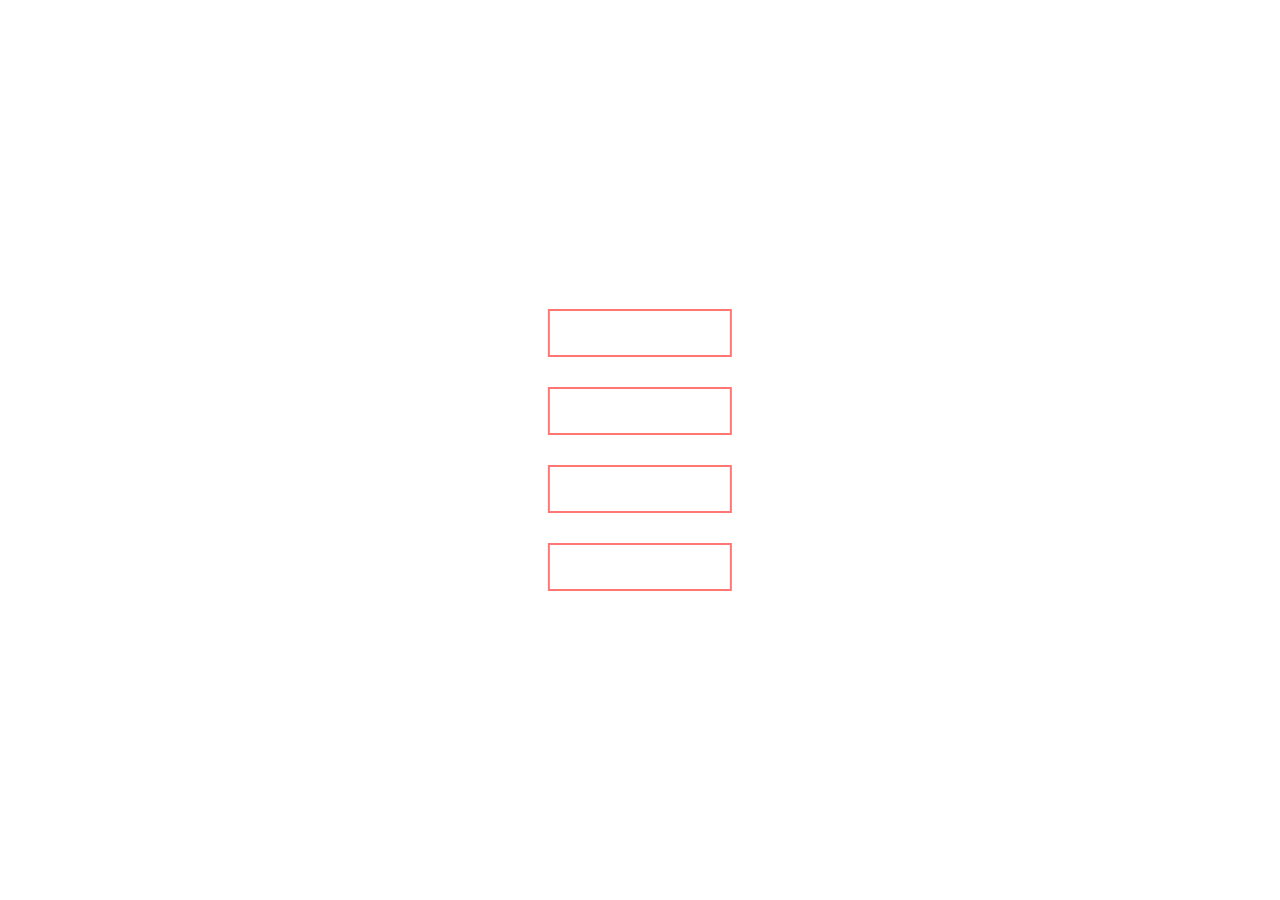
<file: index.html>
<!DOCTYPE html>
<html lang="en">
<head>
    <meta charset="UTF-8">
    <meta http-equiv="X-UA-Compatible" content="IE=edge">
    <meta name="viewport" content="width=device-width, initial-scale=1.0">
    <link rel="stylesheet" href="./CSS/main.css">
    <title>Document</title>
</head>
<body>
    <div class="middle">
        <a href="./maket-1/index-1.html" class="btn btn1">1 maket</a>
        <a href="./maket-2/index-2.html" class="btn btn2">2 maket</a>
        <a href="./maket-3/index-3.html" class="btn btn3">3 maket</a>
        <a href="./maket-4/index-4.html" class="btn btn4">4 maket</a>
      </div>
</body>
</file>
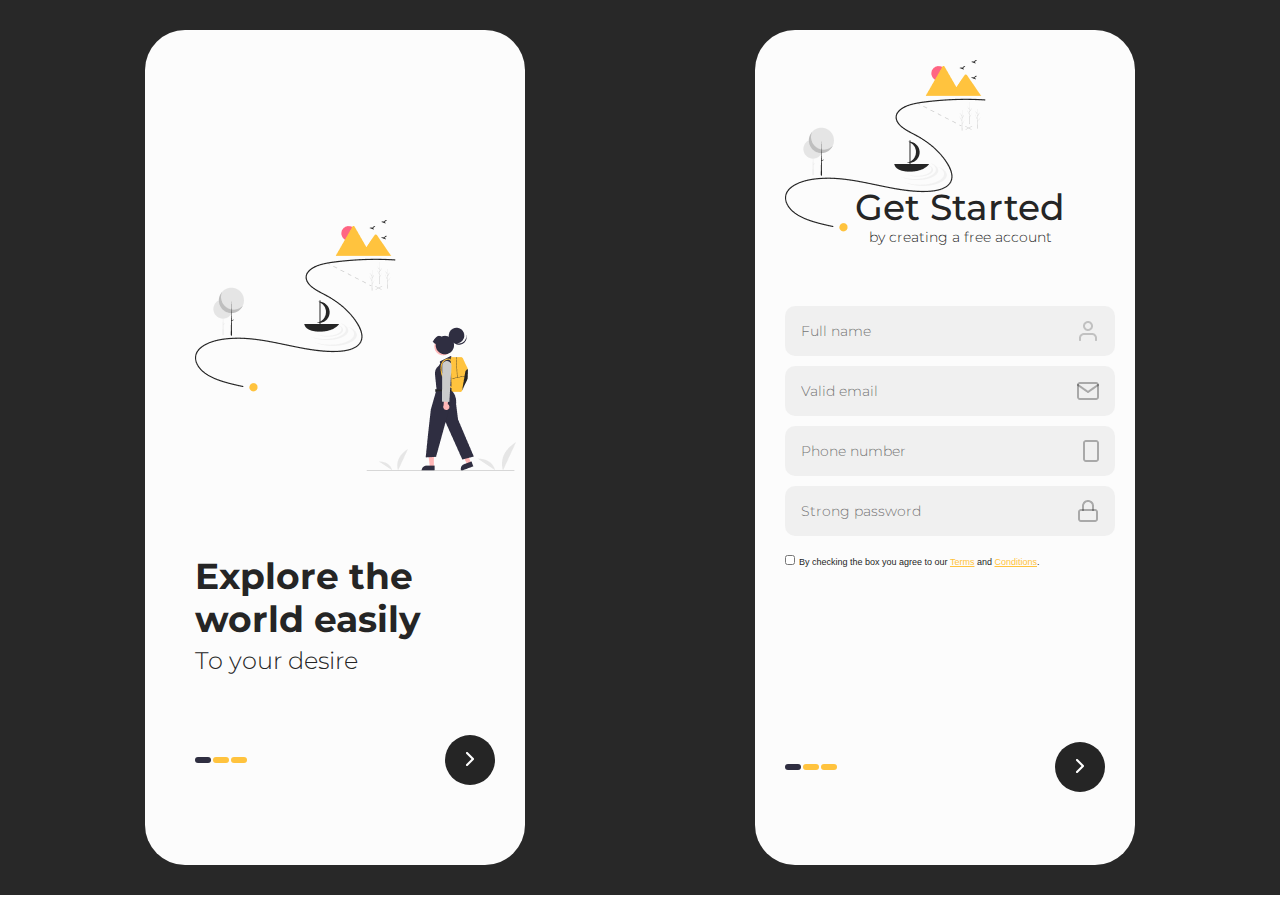
<file: maket-1/index-1.html>
<!DOCTYPE html>
<html lang="en">
<head>
    <meta charset="UTF-8">
    <meta http-equiv="X-UA-Compatible" content="IE=edge">
    <meta name="viewport" content="width=device-width, initial-scale=1.0">
    <link href="https://fonts.googleapis.com/css2?family=Fascinate&family=Kdam+Thmor+Pro&family=Montserrat:ital,wght@0,400;0,500;0,700;1,
    300&family=Playfair+Display&family=Poppins&display=swap" rel="stylesheet">
    <link rel="stylesheet" href="./css/main.css">
    <title>Document</title>
</head>
<body>
    <section class="welcome">
        <div class="container container_welcome">
            <div class="first-page">
                <img src="./img/adventure.png" class="adventure" alt="adventure">
            <h1>Explore the
                <br>
                world easily</h1>
            <p>To your desire</p>
            <div class="additional">
                <div class="border">
                    <div class="border_black"></div>
                    <div class="border_yellow"></div>
                    <div class="border_yellow"></div>
                </div>
                <button><a href="#"><img src="./img/button.png" alt="button"></a></button>
            </div>
            </div>
        </div>
        <div class="container container_input">
            <div class="input">
                <img src="./img/get.png" class="img"  alt="adventure">
                <div class="input-header">                   
                    <h2>Get Started</h2>
                     <p>by creating a free account</p>
                </div>
               <div class="input-text">
                <input type="text" class="input input_1" placeholder="Full name">
                <input type="text" class="input input_2" placeholder="Valid email">
                <input type="text" class="input input_3" placeholder="Phone number">
                <input type="password" class="input input_4" placeholder="Strong password">
               </div>
               <label class="privacy">
                <input type="checkbox" name="" id="" class="checkbox">   
               <p>By checking the box you agree to our <a href="#">Terms</a> and <a href="#">Conditions</a>.</p>    
               </label>                                  
            <div class="additional">
                <div class="border">
                    <div class="border_black"></div>
                    <div class="border_yellow"></div>
                    <div class="border_yellow"></div>
                </div>
                <button><a href="#"><img src="./img/button.png" alt="button"></a></button>
            </div>
            </div>
        </div>
    </section>
</body>
</html>
</file>
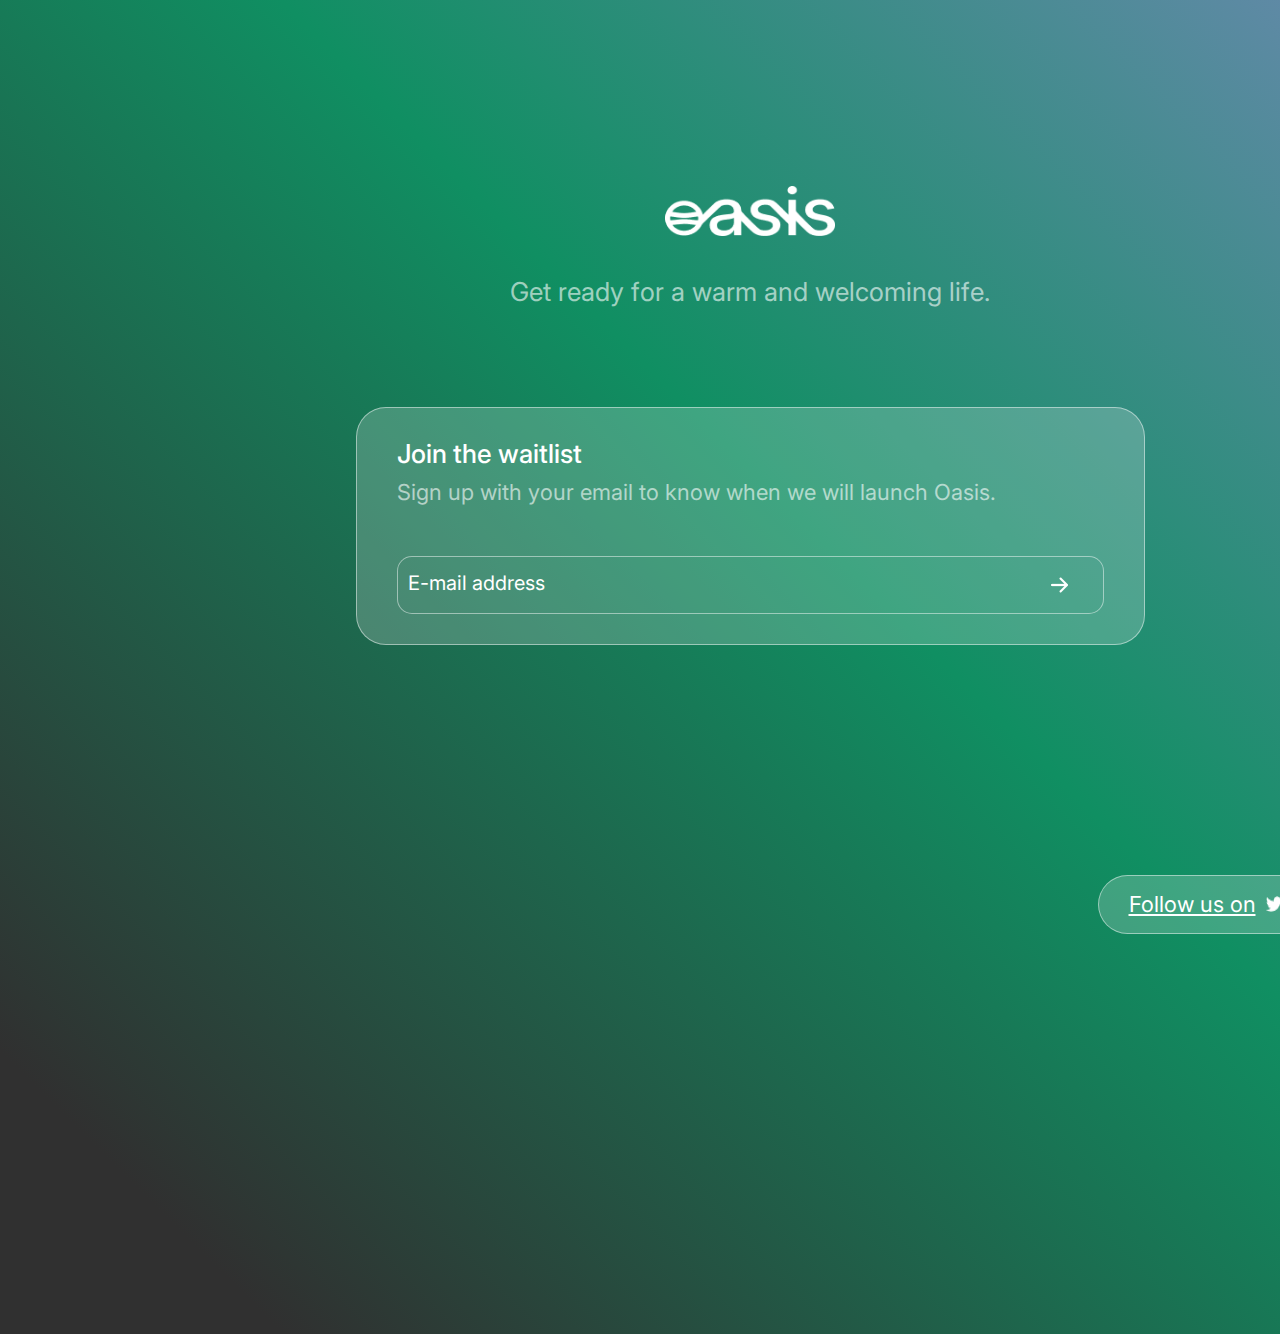
<file: maket-2/index-2.html>
<!DOCTYPE html>
<html lang="en">
<head>
    <meta charset="UTF-8">
    <meta http-equiv="X-UA-Compatible" content="IE=edge">
    <meta name="viewport" content="width=device-width, initial-scale=1.0">
    <link href="https://fonts.googleapis.com/css2?family=Fascinate&family=Inter:wght@400;500&family=Kdam+Thmor+Pro&family=Montserrat:ital,
    wght@0,400;0,500;0,700;1,300&family=Playfair+Display&family=Poppins&display=swap" rel="stylesheet">
    <link rel="stylesheet" href="./css/main.css">
    <title>Document</title>
</head>
<body>
    <div class="container">
        <img src="./img/Vector.png" class="logo" alt="logo">
        <p>Get ready for a warm and welcoming life.</p>

        <div class="input">
            <p>Join the waitlist</p>
            <p class="subtitle">Sign up with your email to know when we will launch Oasis.</p>
            <input type="email" placeholder="E-mail address">
        </div>

        <button><a href="#">Follow us on</a><img src="./img/twitter.png" class="social" alt=""></button>
        
    </div>
   
    
</body>
</html>
</file>
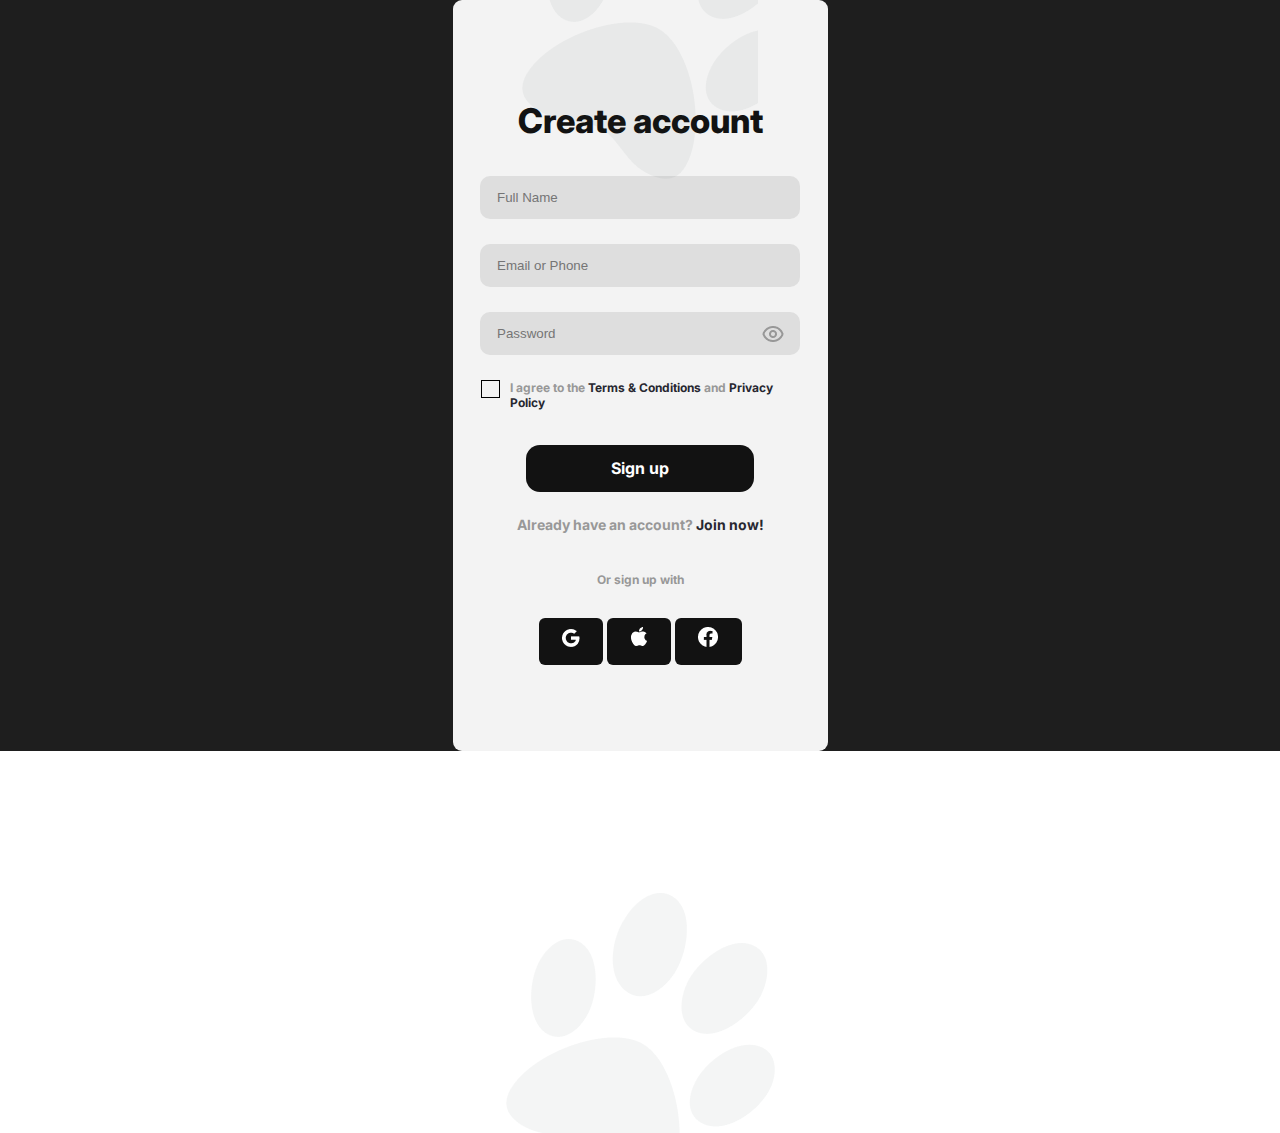
<file: maket-3/index-3.html>
<!DOCTYPE html>
<html lang="en">
<head>
    <meta charset="UTF-8">
    <meta http-equiv="X-UA-Compatible" content="IE=edge">
    <meta name="viewport" content="width=device-width, initial-scale=1.0">
    <link href="https://fonts.googleapis.com/css2?family=Fascinate&family=Inter:wght@400;500&family=Kdam+Thmor+Pro&family=Montserrat:ital,
    wght@0,400;0,500;0,700;1,300&family=Playfair+Display&family=Poppins&display=swap" rel="stylesheet">
    <link rel="stylesheet" href="./css/main.css">
    <title>Document</title>
</head>
<body>
    <div class="maket">
        <div class="container">
            <img src="./img/top.png" class="top" alt="">
            <img src="./img/bottom.png" class="bottom" alt="">
            <h1>Create account</h1>
            <div class="form">
                <input type="text" placeholder="Full Name">
            <input type="email" placeholder="Email or Phone">
            <input type="password" placeholder="Password">
            </div>
            <label class="checkbox">
                <input type="checkbox" class="check__input" name="" id="">
                <span class="check__box"></span>
                <p>I agree to the <a href="#" class="link">Terms & Conditions</a> and <a href="#" class="link">Privacy Policy</a> </p>
            </label>
            <button class="entry">Sign up</button>

            <p class="agreement">Already have an account? <a href="#" class="link">Join now!</a></p>
            <p>Or sign up with </p>

            <div class="media">                
                    <a href="#"><img src="./img/google.png" alt=""></a>
                    <a href="#"><img src="./img/apple.png" alt=""></a>             
                    <a href="#"><img src="./img/facebook.png" alt=""></a>
            </div>
        </div>
    </div>
    

    </div>
</body>
</html>
</file>
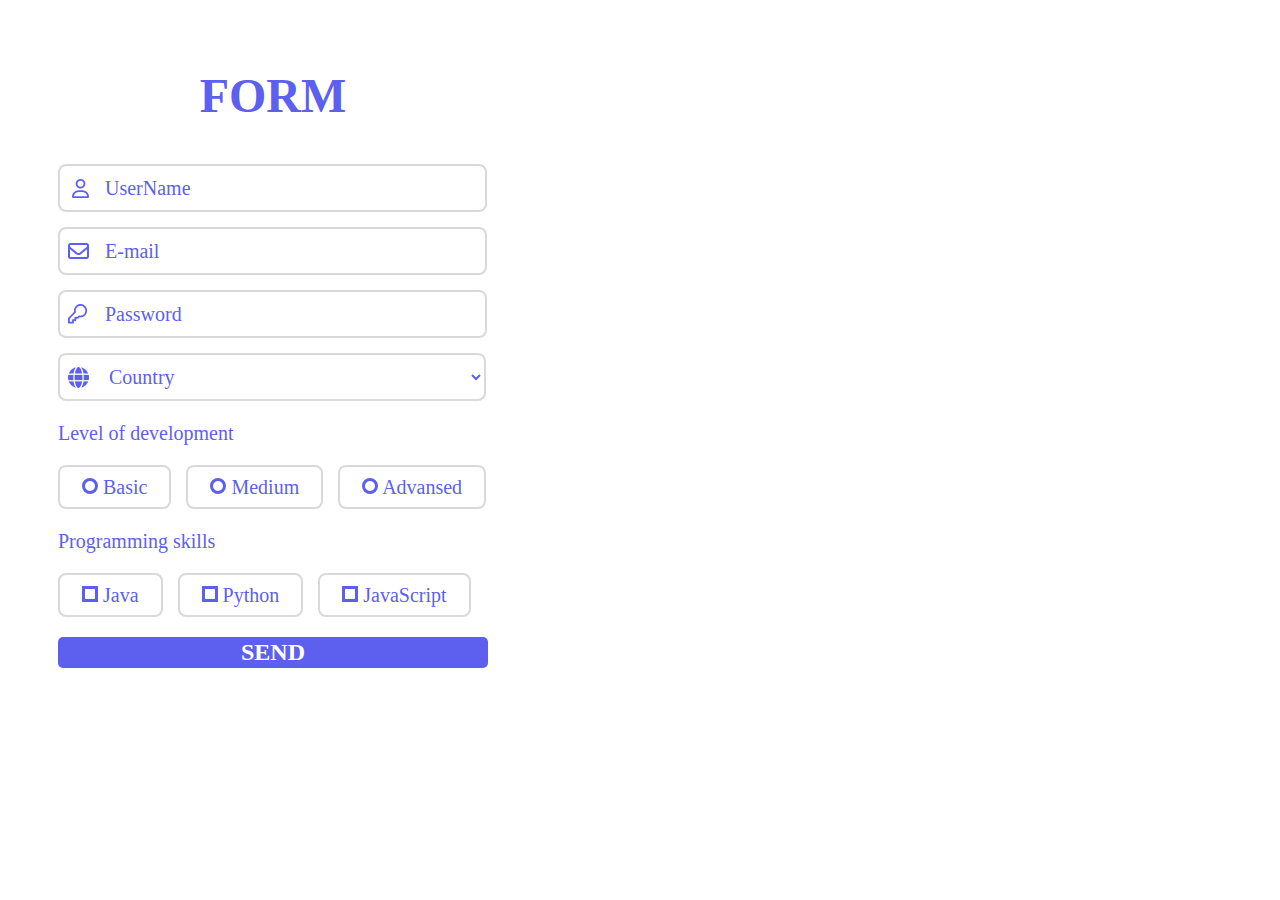
<file: maket-4/index-4.html>
<!DOCTYPE html>
<html lang="en">
<head>
    <meta charset="UTF-8">
    <meta http-equiv="X-UA-Compatible" content="IE=edge">
    <meta name="viewport" content="width=device-width, initial-scale=1.0">
    <link rel="stylesheet" href="./css/main.css">
    <title>Document</title>
</head>
<body>
    <div class="maket">
        <div class="container">
            <h1>FORM</h1>
            <div class="form">
            <input type="text" class=" name" placeholder="UserName">
            <input type="text" class=" mail" placeholder="E-mail">
            <input type="password" class=" password" placeholder="Password">

            <div class="country">
                <select>
                <option value="" hidden>Country</option>
                <option>Belarus</option>
                <option>Poland</option>
                <option>USA</option>
                </select>
            </div>
        </div>


            <p>Level of development</p>
            <div class="level">               
                <div class="form_radio">
                    <input id="radio-1" type="radio" name="radio" value="1" class="check__input" >
                    <span class="check__box"></span>
                    <label for="radio-1">Basic</label>
                </div>
                <div class="form_radio">
                    <input id="radio-2" type="radio" name="radio" value="2" class="check__input" >
                    <span class="check__box"></span>
                    <label for="radio-2">Medium</label>
                </div>
                <div class="form_radio">
                    <input id="radio-3" type="radio" name="radio" value="3" class="check__input" >
                    <span class="check__box"></span>
                    <label for="radio-3">Advansed</label>
                </div>
            </div>

            <p>Programming skills</p>
            <div class="level">               
                <div class="form_radio">
                    <input id="radio-4" type="radio" name="radio" value="4" class="check__input" >
                    <span class="check__box__lang"></span>
                    <label for="radio-4">Java</label>
                </div>
                <div class="form_radio">
                    <input id="radio-5" type="radio" name="radio" value="5" class="check__input" >
                    <span class="check__box__lang"></span>
                    <label for="radio-5">Python</label>
                </div>
                <div class="form_radio">
                    <input id="radio-6" type="radio" name="radio" value="6" class="check__input" >
                    <span class="check__box__lang"></span>
                    <label for="radio-6">JavaScript</label>
                </div>
            </div>

            <button>SEND</button>
    </div>
</body>
</html>
</file>
<file: CSS/main.css>
* {
    margin: 0;
    padding: 0;
    box-sizing: border-box;
}


.middle{
    position: absolute;
    top: 50%;
    left: 50%;
    transform: translate(-50%,-50%);
  }
 .btn{
    position: relative;
    display: block;
    color: white;
    font-size: 14px;
    font-family: "montserrat";
    text-decoration: none;
    margin: 30px 0;
    border: 2px solid #ff7675;
    padding: 14px 60px;
    text-transform: uppercase;
    overflow: hidden;
    transition: 1s all ease;
  }
  .btn::before{
    background: #ff7675;
    content: "";
    position: absolute;
    top: 50%;
    left: 50%;
    transform: translate(-50%,-50%);
    z-index: -1;
    transition: all 0.6s ease;
  }
  
  .btn1::before{
    width: 0%;
    height: 100%;
  }
  
  .btn1:hover::before{
    width: 100%;
  }
  
  
  .btn2::before{
    width: 100%;
    height: 0%;
  }
  .btn2:hover::before{
    height: 100%;
  }
  
  .btn3::before{
    width: 100%;
    height: 0%;
    transform: translate(-50%,-50%) rotate(45deg);
  }
  .btn3:hover::before{
    height: 380%;
  }
  
  .btn4::before{
    width: 100%;
    height: 0%;
    transform: translate(-50%,-50%) rotate(-45deg);
  }
  .btn4:hover::before{
    height: 380%;
  }
</file>
<file: maket-1/css/main.css>
* {
    margin: 0;
    padding: 0;
    box-sizing: border-box;
}

.container {
    display:inline-block;
    min-width: 380px;
    margin: 0 auto;
    background: #FCFCFC;
    border-radius: 40px;
   
}

.container_welcome {
    padding-top: 190px;
    padding-bottom: 80px;
    padding-left: 50px;
}

p {
    font-family: 'Montserrat';
    font-style: normal;
    font-weight: 300;
    font-size: 24px;
    line-height: 29px;
    color: #252525;
}

.welcome {
    display: flex;
    justify-content: center;    
    background-color: #282828;
    padding: 30px;
}

.welcome .adventure {
    margin-bottom: 80px;
}

h1 {
    font-family: 'Montserrat';
    font-style: normal;
    font-weight: 700;
    font-size: 36px;
    line-height: 43px;
    color: #252525;
    margin-bottom: 5px;
}

.welcome p {
    margin-bottom: 60px;
}

.welcome .additional {
    display: flex;
    align-items: center;
    justify-content: space-between;
}

.welcome .border {
    display: flex;
    gap: 2px
}
.welcome .border_black {
    background: #2F2E41;
    border-radius: 10px;
    width: 16px;
    height: 6px;
}

.border_yellow {
    background-color: #FFC33E;
    border-radius: 10px;
    width: 16px;
    height: 6px;
}
.welcome button {
    width: 50px;
    height: 50px;
    border-radius: 50%;
    background-color: #252525;
    border: 0;
    margin-right: 30px;
    cursor: pointer;
}

/* input */

.container_input {
    padding: 30px 0 30px 30px;
}
.input-header {
    display: flex;
    flex-direction: column;
    align-items: center;
    position: relative;
    top: -130px;
}

.input-header h2 {
    font-family: 'Montserrat';
    font-style: normal;
    font-weight: 500;
    font-size: 36px;
    line-height: 44px;
    color: #252525;
}

.input-header p{
    font-family: 'Montserrat';
font-style: normal;
font-weight: 300;
font-size: 14px;
line-height: 17px;
/* identical to box height */


color: #252525;

}
.input-text{
    display: flex;
    flex-direction: column;
    gap: 10px;
    position: relative;
    top: -130px;
}
input {
    border-radius: 10px;
    border: 0;
    max-width: 330px;
    height: 50px;
    padding: 22px 16px;
    font-family: 'Montserrat';
    font-weight: 300;
    font-size: 14px;
    line-height: 17px;
    color: rgba(0, 0, 0, 0.5);
}

.input .input_1{
    background: url(../img/name.png) no-repeat center right rgba(196, 196, 196, 0.2);
    background-position: 95% 50%;
}

.input .input_2{
    background: url(../img/mail.png) no-repeat center right rgba(196, 196, 196, 0.2);
    background-position: 95% 50%;
}

.input .input_3{
    background: url(../img/phone.png) no-repeat center right rgba(196, 196, 196, 0.2);
    background-position: 95% 50%;
}

.input .input_4{
    background: url(../img/lock.png) no-repeat center right rgba(196, 196, 196, 0.2);
    background-position: 95% 50%;
}

.privacy {
    position: relative;
    top: -115px;
}

.privacy .checkbox {
    width: 10px;
    height: 10px;
}

.privacy p {
    font-family: 'Arial';
    font-style: normal;
    font-weight: 400;
    font-size: 9px;
    line-height: 10px;
    color: #252525;
    display: inline-block;
}

.privacy a {
    color:#FFC33E;
}
</file>
<file: maket-2/css/main.css>
* {
    padding: 0;
    margin: 0;
    box-sizing: border-box;
}

.container {
    min-width: 1500px;
    background: linear-gradient(225deg, rgb(105, 137, 174) 3%, rgb(16, 143, 98) 43%, rgb(48, 48, 48) 90%);
    display: flex;
    flex-direction: column;
    justify-content: center;
    align-items: center;
    padding-top: 186px ;
    padding-bottom: 400px;
}

.logo {
    width: 170px;
    height: 50px;
    margin-bottom: 40px;
}

p {
    font-family: 'Inter';
font-style: normal;
font-weight: 400;
font-size: 26px;
line-height: 31px;
text-align: center;
color: rgba(255, 255, 255, 0.6);
margin-bottom: 100px;
}

.input {
    background: rgba(255, 255, 255, 0.2);
border: 1px solid rgba(255, 255, 255, 0.48);
border-radius: 30px;
padding: 30px 40px;
margin-bottom: 230px;
}

.input p {
    text-align: left;
    color: #FFFFFF;
    font-weight: 500;
    margin-bottom: 10px;
}

.input .subtitle  {
    margin-bottom: 50px;
    font-weight: 400;
    font-size: 22px;
    line-height: 27px;
    color: rgba(255, 255, 255, 0.6);
}

.input input {
    background: url(../img/Vecto.png) no-repeat center right ;    
    border: 1px solid rgba(255, 255, 255, 0.48);
    border-radius: 15px;
    width: 707px;
    height: 58px;
    background-position: 95% 49%;
    
    padding: 10px;    
}

::-webkit-input-placeholder {
    font-family: 'Inter';
    font-style: normal;
    font-weight: 400;
    font-size: 20px;
    line-height: 24px;
    color: #FFFFFF;
}

button {
    background: rgba(255, 255, 255, 0.2);
    border: 1px solid rgba(255, 255, 255, 0.48);
    border-radius: 30px;
    padding: 15px 30px;
    position: relative;
    left: 455px;
}

button .social  {
    height: 16px;
    width: 16px;
}

button a {
    font-family: 'Inter';
font-style: normal;
font-weight: 400;
font-size: 22px;
line-height: 27px;
text-align: center;
color: #FFFFFF;
margin-right: 10px;
}
</file>
<file: maket-3/css/main.css>
* {
    margin: 0;
    padding: 0;
    box-sizing: border-box;
}

.maket {
    background: #1E1E1E;
    display: flex;
    justify-content: center;
}

.container{
    max-width: 375px;
    background-color: #F3F3F3;
    padding: 100px 28px;
    border-radius: 9px;
    display: flex;
    flex-direction: column;
    justify-content: center;
    align-items: center;
}


h1 {
    font-family: 'Inter';
font-style: normal;
font-weight: 800;
font-size: 34px;
line-height: 41px;
color: #121212;
margin-bottom: 35px;

}
.top,
.bottom {
    position: absolute;
}

.top {
    top: -53px;
}

.bottom {
    bottom: -233px;
}

.form input {
    background: #DEDEDE;
    border-radius: 10px;
    border: 0;
    padding: 14px 17px;
    min-width: 320px;
    margin-bottom: 25px;
} 
input:last-child {
    background: url(../img/eye.png) no-repeat center right #DEDEDE;
    border-radius: 10px;
    border: 0;
    padding: 14px 17px;
    min-width: 320px;
    margin-bottom: 25px;
    background-position: 95% 50%;
}
.checkbox {
    display: flex;
    align-items: flex-start;
    gap: 10px;
    margin-bottom: 35px;
}

 p {
    display: inline-block;
    font-family: 'Inter', sans-serif;
    font-style: normal;
    font-weight: 700;
    font-size: 12px;
    line-height: 15px;
    color: #989898;
}

.link {
    color:#272730;
    text-decoration: none;
}
.checkbox .check__input{
    appearance: none;
    display: none;
}

 .check__box {
    border: 1px solid black;
    width: 20px;
    height: 18px;
}
.check__input:checked + .check__box{
    background: url(../img/Vector.png) no-repeat  center #DEDEDE;
    width: 20px;
    height: 19px;
    border: 1px solid #DEDEDE;
}

.entry {
    display: flex;
    background: #121212;
    border-radius: 14px;
    padding: 14px 85px;
    border: 0;
    font-family: 'Inter';
    font-style: normal;
    font-weight: 700;
    font-size: 16px;
    line-height: 19px;
    color: #FFFFFF;
    margin-bottom: 25px;
}

.agreement {
    font-size: 14px;
    margin-bottom: 40px;
}
.media {
    margin-top: 40px;
}

.media a   {
    background: #121212;
    border-radius: 6px;
    padding: 15px 23px;
    
}

button img {
    align-items: center;
}
</file>
<file: maket-4/css/main.css>
.container {
    max-width: 430px;
    display: flex;
    flex-direction: column;
    justify-content: center;
    padding: 20px 20px 60px 50px;
    
}
.form {
    display: flex;
    flex-direction: column;
    justify-content: center;
    gap: 15px;
}

h1 {
    font-family: 'Poppins';
    font-style: normal;
    font-weight: 600;
    font-size: 48px;
    line-height: 72px;
    text-align: center;
    color: #5D5FEF;
}

input {
    border: 2px solid #D9D9D9;
    border-radius: 8px;
    max-width: 370px;
    padding: 10px 10px 10px 45px;
    font-family: 'Inter';
    font-style: normal;
    font-weight: 200;
    font-size: 20px;
    line-height: 24px; 
}

::-webkit-input-placeholder{
    color: #5D5FEF;
}

.name  {
    background: url(../img/User-logo.png) no-repeat center left;
    background-position: 3% 50%;
}

.mail {
    background: url(../img/Mail-logo.png) no-repeat center left;
    background-position: 2% 50%;
}

.password {
    background: url(../img/password.png) no-repeat center left;
    background-position: 2% 50%;
}

select {
    display: block;
    min-width: 428px;
    padding: 10px 10px 10px 45px;
    border: 2px solid #D9D9D9;
    border-radius: 8px;
    font-family: 'Inter';
    font-weight: 200;
    font-size: 20px;
    line-height: 24px; 
    color: #5D5FEF;
    background: url(../img/country.png) no-repeat center left;
    background-position: 2% 50%;
}

.country::before,
.country::after {
    content: "";
    position: absolute;
    pointer-events: none;
}
p {
    font-family: 'Inter';
    font-style: normal;
    font-weight: 500;
    font-size: 20px;
    line-height: 24px;
    text-align: left;
    color: #5D5FEF;
}

.level {
    display: flex;
    gap: 15px;
}

.level .form_radio {
    border: 2px solid #D9D9D9;
    border-radius: 8px;
    font-family: 'Inter';
    font-style: normal;
    font-weight: 200;
    font-size: 20px;
    line-height: 24px;
    padding: 8px 22px;
}

.level .form_radio label {
    font-family: 'Inter';
    font-style: normal;
    font-weight: 200;
    font-size: 20px;
    line-height: 24px;
    text-align: center;
    color: #5D5FEF;
}

.form_radio .check__input{
    appearance: none;
    display: none;
}
.check__box {
    display: inline-block;
    border: 3px solid #5D5FEF;
    width: 10px;
    height: 10px;
    border-radius: 50%;
}
.check__input:checked + .check__box{
    width: 10px;
    height: 10px;
    border-radius: 50%;
    border: 3px solid #5D5FEF;
    background-color: bisque;
    padding: 2px;
}

.check__box__lang {
    display: inline-block;
    border: 3px solid #5D5FEF;
    width: 10px;
    height: 10px;
    }
.check__input:checked + .check__box__lang{
    width: 10px;
    height: 10px;
    border: 3px solid #5D5FEF;
    background-color: bisque;
    padding: 2px;
}

button{
    border:0;
    background: #5D5FEF;
    border-radius: 5px;
    font-family: 'Inter';
    font-style: normal;
    font-weight: 700;
    font-size: 24px;
    line-height: 29px;
    text-align: center;
    color: #FFFFFF;
    margin-top: 20px;
}
</file>
